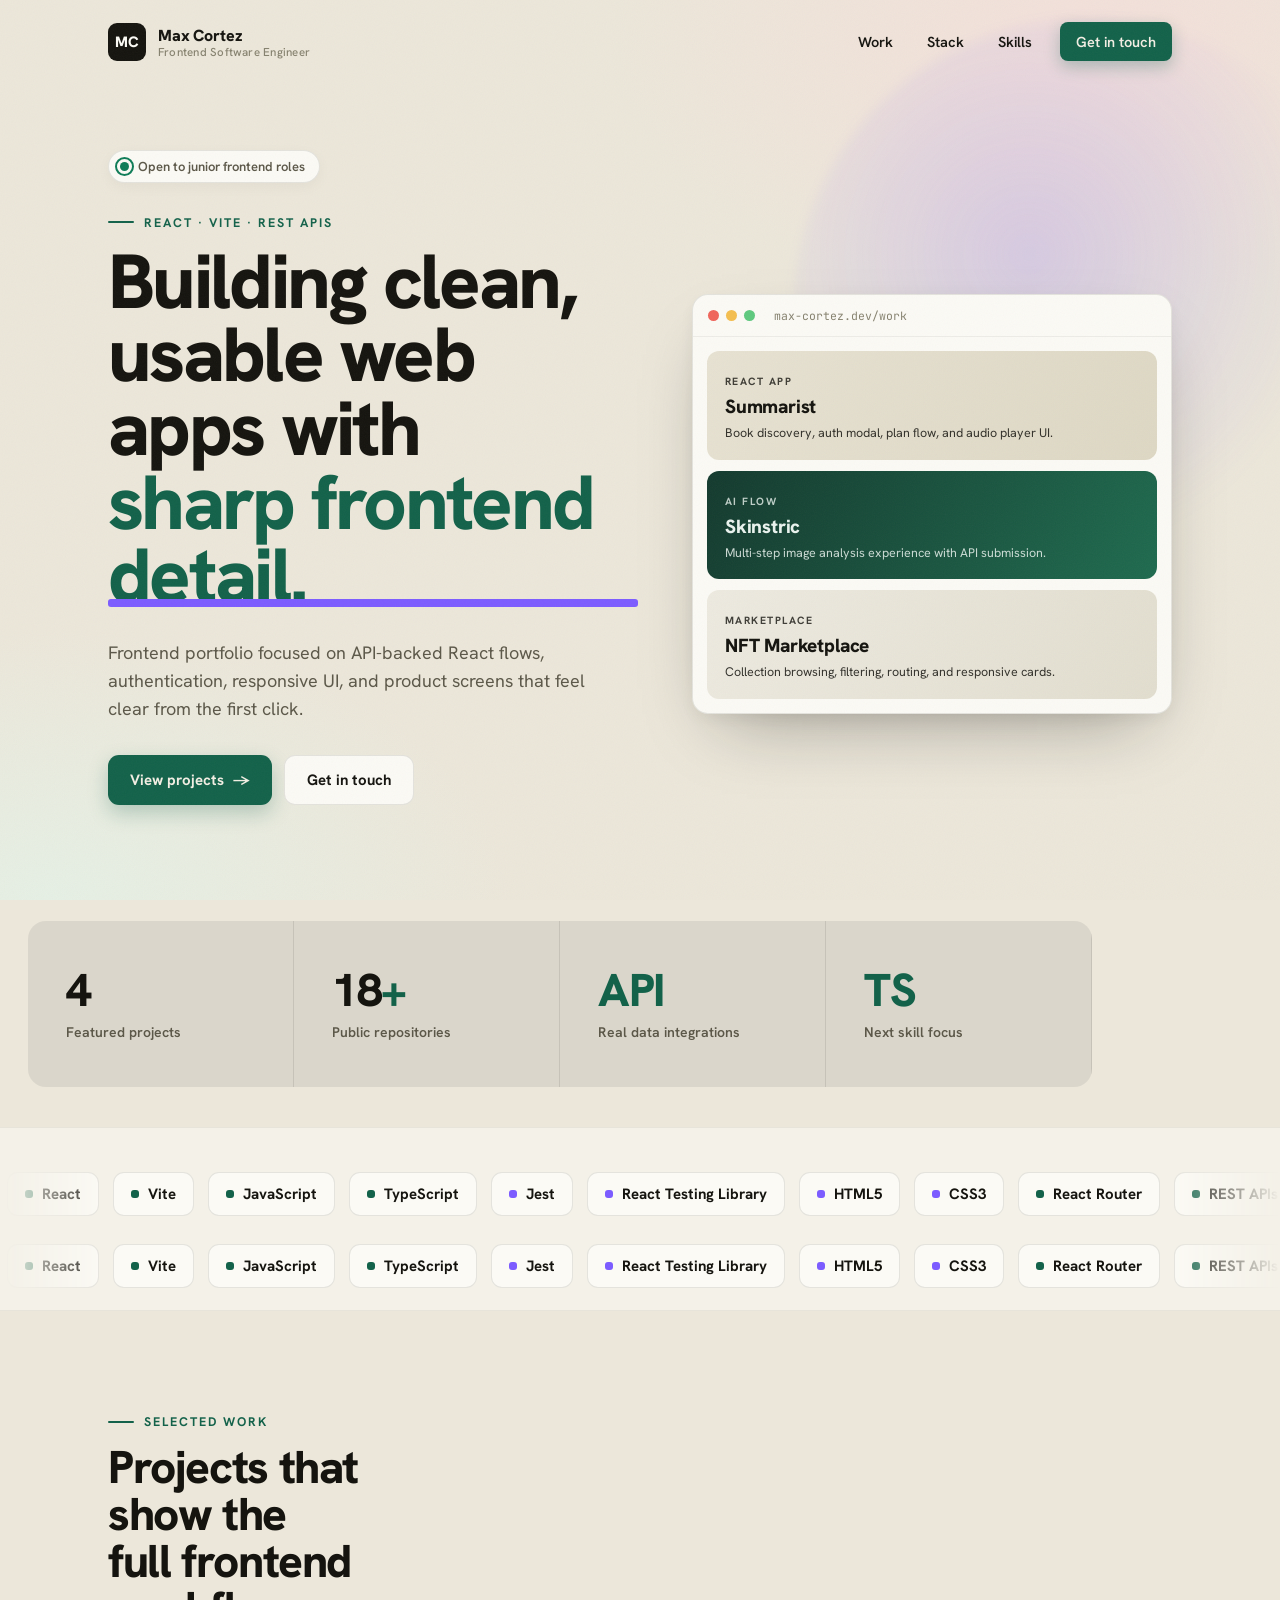
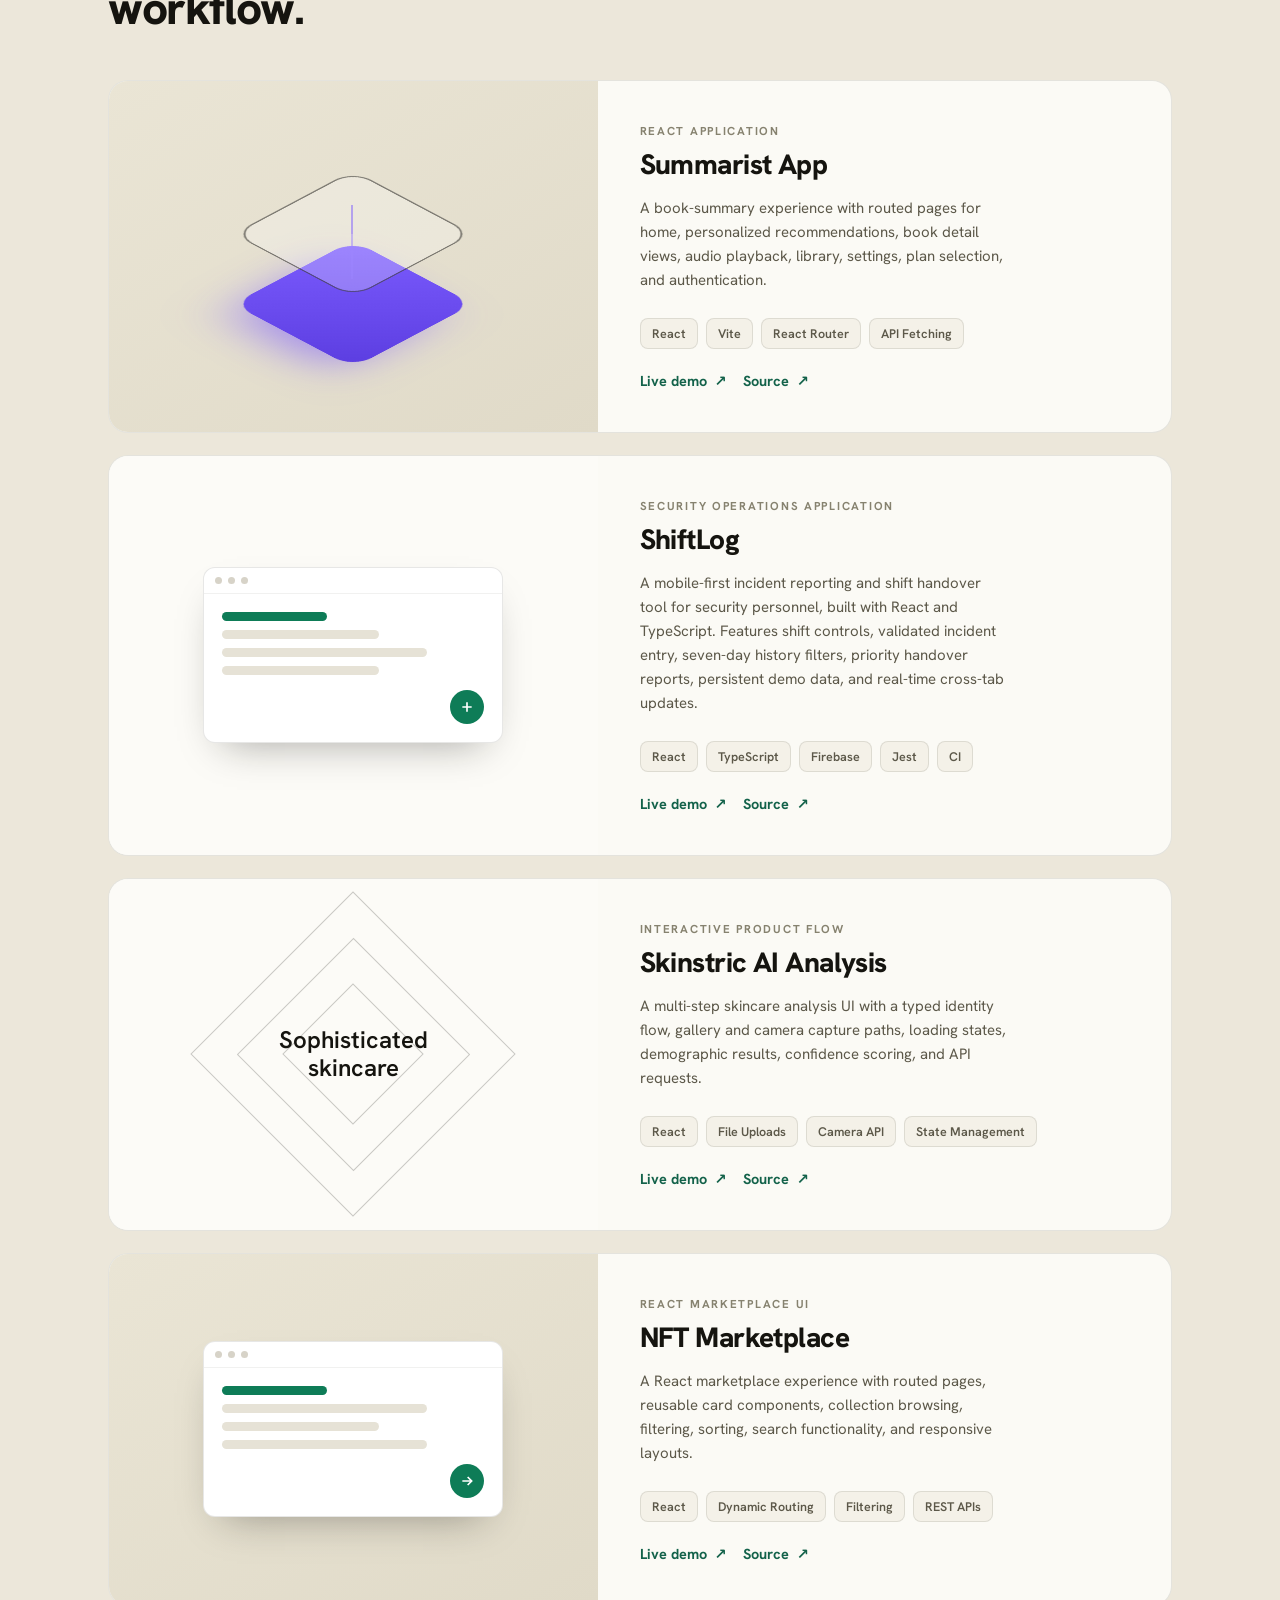
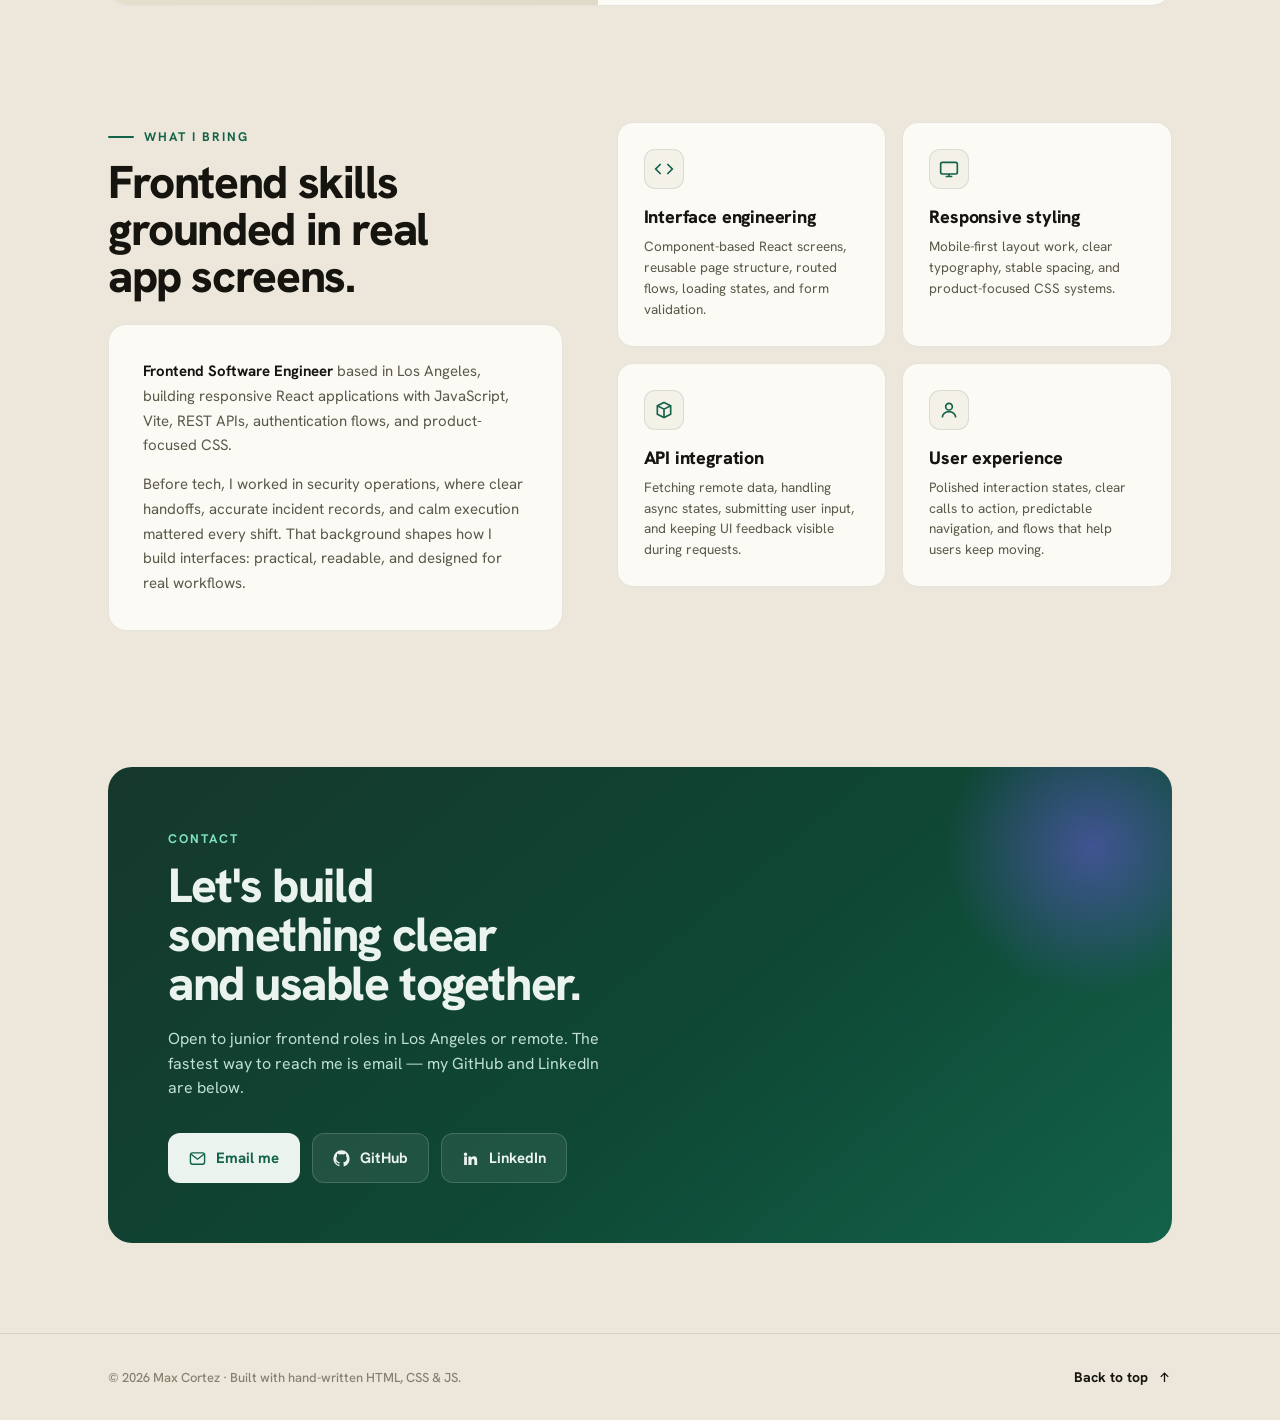
<file: index.html>
<!DOCTYPE html>
<html lang="en">
<head>
<meta charset="UTF-8" />
<meta name="viewport" content="width=device-width, initial-scale=1.0" />
<title>Max Cortez — Frontend Software Engineer</title>
<link rel="preconnect" href="https://fonts.googleapis.com" />
<link rel="preconnect" href="https://fonts.gstatic.com" crossorigin />
<link href="https://fonts.googleapis.com/css2?family=Hanken+Grotesk:ital,wght@0,300;0,400;0,500;0,600;0,700;0,800;0,900;1,400&family=JetBrains+Mono:wght@400;500;600&display=swap" rel="stylesheet" />
<style>
  :root{
    --bg:#ECE7DA;
    --bg-warm:#F3E0DA;        /* peach tint for hero glow */
    --card:#FBFAF5;
    --card-2:#F4F1E8;
    --ink:#15140F;
    --ink-2:#54514633;
    --muted:#5C5849;
    --muted-2:#86826F;
    --green:#13624A;
    --green-bright:#0E7C57;
    --violet:#7C5CFF;
    --violet-deep:#5B3DE0;
    --panel:#DAD6CB;
    --line:rgba(20,19,15,0.10);
    --line-soft:rgba(20,19,15,0.06);
    --maxw:1120px;
    --ease:cubic-bezier(.2,.7,.2,1);
  }

  *{box-sizing:border-box;}
  html{scroll-behavior:smooth;}
  body{
    margin:0;
    font-family:"Hanken Grotesk",system-ui,sans-serif;
    color:var(--ink);
    background:var(--bg);
    -webkit-font-smoothing:antialiased;
    text-rendering:optimizeLegibility;
    overflow-x:hidden;
  }
  ::selection{background:var(--green);color:#F3EFE4;}

  /* soft warm gradient field over whole page */
  .field{
    position:fixed;inset:0;z-index:-2;pointer-events:none;
    background:
      radial-gradient(70% 55% at 86% 4%, var(--bg-warm) 0%, rgba(243,224,218,0) 55%),
      radial-gradient(60% 50% at 4% 100%, #E6F0E5 0%, rgba(230,240,229,0) 60%),
      var(--bg);
  }
  /* drifting violet blob */
  .blob{
    position:fixed;z-index:-1;pointer-events:none;
    width:46vw;height:46vw;max-width:680px;max-height:680px;
    right:-8vw;top:2vh;border-radius:50%;
    background:radial-gradient(circle at 40% 40%, rgba(124,92,255,.20), rgba(124,92,255,0) 62%);
    filter:blur(6px);
    animation:blobDrift 22s var(--ease) infinite alternate;
  }
  @keyframes blobDrift{
    0%{transform:translate(0,0) scale(1);}
    100%{transform:translate(-6vw,7vh) scale(1.12);}
  }
  /* grain */
  .grain{
    position:fixed;inset:0;z-index:9990;pointer-events:none;opacity:.04;
    background-image:url("data:image/svg+xml,%3Csvg xmlns='http://www.w3.org/2000/svg' width='160' height='160'%3E%3Cfilter id='n'%3E%3CfeTurbulence type='fractalNoise' baseFrequency='0.9' numOctaves='2'/%3E%3C/filter%3E%3Crect width='100%25' height='100%25' filter='url(%23n)'/%3E%3C/svg%3E");
  }

  /* scroll progress */
  .progress{
    position:fixed;top:0;left:0;height:3px;width:0%;z-index:10000;
    background:linear-gradient(90deg,var(--green),var(--violet));
    transition:width .08s linear;
  }

  .wrap{max-width:var(--maxw);margin:0 auto;padding:0 28px;}

  /* ===================== NAV ===================== */
  header.nav{
    position:fixed;top:0;left:0;right:0;z-index:9000;
    transition:background .4s var(--ease), box-shadow .4s var(--ease), padding .35s var(--ease);
    padding:22px 0;
  }
  header.nav.solid{
    background:rgba(236,231,218,.78);
    backdrop-filter:blur(14px);
    box-shadow:0 1px 0 var(--line);
    padding:13px 0;
  }
  .nav-inner{display:flex;align-items:center;justify-content:space-between;}
  .brand{display:flex;align-items:center;gap:12px;text-decoration:none;color:var(--ink);}
  .mono-badge{
    width:38px;height:38px;border-radius:9px;background:var(--ink);color:var(--card);
    display:grid;place-items:center;font-weight:800;letter-spacing:.02em;font-size:15px;
    transition:transform .5s var(--ease), background .4s var(--ease);
  }
  .brand:hover .mono-badge{transform:rotate(-8deg) scale(1.05);background:var(--green);}
  .brand-name{font-weight:800;font-size:16px;letter-spacing:-.01em;}
  .brand-name small{display:block;font-weight:500;font-size:11.5px;color:var(--muted-2);letter-spacing:.02em;margin-top:-2px;}
  nav.links{display:flex;gap:6px;align-items:center;}
  nav.links a{
    text-decoration:none;color:var(--ink);font-weight:600;font-size:14.5px;
    padding:9px 14px;border-radius:8px;position:relative;transition:color .25s;
  }
  nav.links a::after{
    content:"";position:absolute;left:14px;right:14px;bottom:6px;height:2px;
    background:var(--green);transform:scaleX(0);transform-origin:left;
    transition:transform .35s var(--ease);
  }
  nav.links a:hover{color:var(--green);}
  nav.links a:hover::after{transform:scaleX(1);}
  .nav-cta{
    margin-left:8px;background:var(--green);color:#F3EFE4 !important;
    padding:10px 16px !important;border-radius:9px;
    box-shadow:0 6px 16px rgba(19,98,74,.28);
    transition:transform .3s var(--ease), box-shadow .3s var(--ease), background .3s !important;
  }
  .nav-cta::after{display:none;}
  .nav-cta:hover{transform:translateY(-2px);background:var(--green-bright)!important;box-shadow:0 10px 22px rgba(19,98,74,.34);}
  .menu-btn{display:none;}

  /* ===================== HERO ===================== */
  .hero{padding:150px 0 40px;}
  .hero-grid{display:grid;grid-template-columns:1.05fr .95fr;gap:54px;align-items:center;}
  .eyebrow{
    display:inline-flex;align-items:center;gap:10px;
    font-size:12.5px;font-weight:700;letter-spacing:.16em;text-transform:uppercase;color:var(--green);
  }
  .eyebrow .ln{width:26px;height:2px;background:var(--green);border-radius:2px;
    transform-origin:left;animation:drawLine 1s var(--ease) .2s both;}
  @keyframes drawLine{from{transform:scaleX(0);}to{transform:scaleX(1);}}

  .availability{
    display:inline-flex;align-items:center;gap:9px;margin-bottom:24px;
    background:var(--card);border:1px solid var(--line);border-radius:999px;
    padding:7px 14px 7px 11px;font-size:13px;font-weight:600;color:var(--muted);
    box-shadow:0 4px 14px rgba(20,19,15,.04);
  }
  .dot{width:9px;height:9px;border-radius:50%;background:var(--green-bright);position:relative;}
  .dot::after{content:"";position:absolute;inset:-5px;border-radius:50%;border:2px solid var(--green-bright);
    animation:ping 1.8s var(--ease) infinite;}
  @keyframes ping{0%{transform:scale(.6);opacity:.8;}100%{transform:scale(1.8);opacity:0;}}

  h1.display{
    font-size:clamp(44px,6vw,78px);
    line-height:.96;letter-spacing:-.035em;font-weight:800;margin:14px 0 0;
    text-wrap:balance;
  }
  h1.display .swap{position:relative;display:inline-block;color:var(--green);}
  h1.display .swap::after{
    content:"";position:absolute;left:0;right:0;bottom:.08em;height:.10em;border-radius:3px;
    background:var(--violet);transform:scaleX(0);transform-origin:left;
    animation:drawLine 1s var(--ease) 1s both;
  }
  .hero-sub{
    margin:26px 0 0;max-width:480px;font-size:18px;line-height:1.55;color:var(--muted);
  }
  .hero-cta{display:flex;gap:12px;margin-top:32px;flex-wrap:wrap;}
  .btn{
    border:none;cursor:pointer;text-decoration:none;font-family:inherit;
    font-weight:700;font-size:15px;padding:14px 22px;border-radius:11px;
    display:inline-flex;align-items:center;gap:9px;transition:transform .3s var(--ease),box-shadow .3s var(--ease),background .3s;
  }
  .btn-primary{background:var(--green);color:#F3EFE4;box-shadow:0 8px 20px rgba(19,98,74,.26);}
  .btn-primary:hover{transform:translateY(-3px);background:var(--green-bright);box-shadow:0 14px 28px rgba(19,98,74,.32);}
  .btn-ghost{background:var(--card);color:var(--ink);border:1px solid var(--line);}
  .btn-ghost:hover{transform:translateY(-3px);box-shadow:0 12px 24px rgba(20,19,15,.08);border-color:var(--ink-2);}
  .btn .arr{transition:transform .3s var(--ease);}
  .btn:hover .arr{transform:translateX(4px);}

  .meta-row{display:flex;gap:26px;margin-top:34px;flex-wrap:wrap;}
  .meta-row .m{font-size:13.5px;color:var(--muted-2);display:flex;align-items:center;gap:8px;font-weight:600;}
  .meta-row svg{opacity:.7;}

  /* preview window */
  .preview-stage{perspective:1400px;}
  .window{
    background:var(--card);border-radius:16px;border:1px solid var(--line);
    box-shadow:0 30px 70px -30px rgba(20,19,15,.40), 0 6px 18px rgba(20,19,15,.06);
    overflow:hidden;will-change:transform;transition:transform .25s var(--ease);
    animation:floaty 7s ease-in-out infinite;
  }
  @keyframes floaty{0%,100%{transform:translateY(0);}50%{transform:translateY(-12px);}}
  .win-bar{display:flex;align-items:center;gap:7px;padding:13px 15px;border-bottom:1px solid var(--line-soft);}
  .win-bar i{width:11px;height:11px;border-radius:50%;display:block;}
  .win-bar i:nth-child(1){background:#F0655B;}
  .win-bar i:nth-child(2){background:#F4BE4F;}
  .win-bar i:nth-child(3){background:#5FC97E;}
  .win-bar .url{margin-left:12px;font-family:"JetBrains Mono",monospace;font-size:11.5px;color:var(--muted-2);}
  .win-body{padding:14px;display:flex;flex-direction:column;gap:11px;}
  .prow{
    position:relative;border-radius:12px;padding:18px;overflow:hidden;cursor:default;
    transition:transform .35s var(--ease), box-shadow .35s var(--ease);
  }
  .prow:hover{transform:translateX(6px);}
  .prow .tag{font-size:10.5px;font-weight:700;letter-spacing:.14em;text-transform:uppercase;opacity:.8;}
  .prow h4{margin:4px 0 5px;font-size:19px;font-weight:800;letter-spacing:-.01em;}
  .prow p{margin:0;font-size:12.5px;line-height:1.4;opacity:.85;}
  .prow.a{background:linear-gradient(120deg,#E7E2D2,#DED8C4);color:var(--ink);}
  .prow.b{background:linear-gradient(120deg,#143A2E,#1F6B4F);color:#EAF3EE;}
  .prow.c{background:linear-gradient(120deg,#EDEAE0,#E2DECF);color:var(--ink);}
  .prow .shine{position:absolute;top:0;left:-60%;width:50%;height:100%;
    background:linear-gradient(100deg,transparent,rgba(255,255,255,.45),transparent);
    transform:skewX(-18deg);transition:left .6s var(--ease);}
  .prow:hover .shine{left:130%;}

  /* ===================== STATS ===================== */
  .stats-band{margin:64px 0 0;}
  .stats{
    background:var(--panel);border-radius:18px;padding:46px 0;
    display:grid;grid-template-columns:repeat(4,1fr);position:relative;overflow:hidden;
  }
  .stats::before{content:"";position:absolute;inset:0;background:
    repeating-linear-gradient(90deg,transparent 0 calc(25% - 1px),var(--line) calc(25% - 1px) 25%);
    pointer-events:none;}
  .stat{padding:0 38px;}
  .stat .num{font-size:46px;font-weight:800;letter-spacing:-.03em;line-height:1;}
  .stat .lbl{margin-top:10px;font-size:14px;font-weight:600;color:var(--muted);}
  .stat .num .u{color:var(--green);}

  /* ===================== SECTION HEADER ===================== */
  section{position:relative;}
  .sec-pad{padding:96px 0;}
  .sec-head{margin-bottom:48px;}
  .sec-head h2{
    font-size:clamp(30px,4vw,46px);line-height:1.02;letter-spacing:-.03em;font-weight:800;margin:14px 0 0;max-width:14ch;text-wrap:balance;
  }

  /* ===================== MARQUEE ===================== */
  .marquee-sec{padding:30px 0 8px;border-top:1px solid var(--line-soft);border-bottom:1px solid var(--line-soft);
    background:linear-gradient(var(--card-2),var(--card-2));}
  .marquee{display:flex;gap:0;overflow:hidden;mask-image:linear-gradient(90deg,transparent,#000 9%,#000 91%,transparent);}
  .mtrack{display:flex;gap:14px;padding:14px 7px;flex:0 0 auto;animation:scrollX 34s linear infinite;}
  .mtrack.rev{animation-direction:reverse;animation-duration:42s;}
  .marquee:hover .mtrack{animation-play-state:paused;}
  @keyframes scrollX{from{transform:translateX(0);}to{transform:translateX(-50%);}}
  .chip{
    flex:0 0 auto;display:inline-flex;align-items:center;gap:9px;white-space:nowrap;
    border:1px solid var(--line);background:var(--card);border-radius:11px;
    padding:11px 17px;font-weight:700;font-size:15px;color:var(--ink);
    transition:transform .3s var(--ease),border-color .3s,color .3s;
  }
  .chip:hover{transform:translateY(-3px);border-color:var(--green);color:var(--green);}
  .chip .gd{width:8px;height:8px;border-radius:3px;background:var(--green);}
  .chip .vd{background:var(--violet);}

  /* ===================== WORK CARDS ===================== */
  .work-list{display:flex;flex-direction:column;gap:22px;}
  .proj{
    display:grid;grid-template-columns:.92fr 1.08fr;gap:0;
    background:var(--card);border:1px solid var(--line);border-radius:20px;overflow:hidden;
    transition:transform .4s var(--ease),box-shadow .4s var(--ease),border-color .4s;
  }
  .proj:hover{transform:translateY(-6px);box-shadow:0 28px 56px -30px rgba(20,19,15,.34);border-color:var(--ink-2);}
  .proj .visual{position:relative;min-height:330px;display:grid;place-items:center;overflow:hidden;}
  .proj .visual.cream{background:linear-gradient(150deg,#EAE5D5,#E0DAC8);}
  .proj .visual.white{background:#FCFBF7;}
  .proj .info{padding:42px;display:flex;flex-direction:column;}
  .proj .kicker{font-size:11.5px;font-weight:700;letter-spacing:.15em;text-transform:uppercase;color:var(--muted-2);}
  .proj .info h3{font-size:28px;font-weight:800;letter-spacing:-.02em;margin:8px 0 14px;}
  .proj .info p{margin:0;font-size:15px;line-height:1.6;color:var(--muted);max-width:46ch;}
  .tags{display:flex;flex-wrap:wrap;gap:8px;margin-top:auto;padding-top:26px;}
  .tags span{font-size:12.5px;font-weight:600;color:var(--muted);background:var(--card-2);
    border:1px solid var(--line);border-radius:8px;padding:6px 11px;transition:.3s var(--ease);}
  .proj:hover .tags span{border-color:var(--green);color:var(--green);}
  .src{margin-top:22px;display:inline-flex;align-items:center;gap:8px;color:var(--green);
    font-weight:700;font-size:14.5px;text-decoration:none;width:fit-content;}
  .src .arr{transition:transform .3s var(--ease);}
  .src:hover .arr{transform:translate(3px,-3px);}
  .project-links{display:flex;gap:16px;flex-wrap:wrap;margin-top:22px;}
  .project-links .src{margin-top:0;}

  /* violet isometric cube */
  .cube{position:relative;width:230px;height:230px;transform-style:preserve-3d;
    animation:cubeFloat 6s ease-in-out infinite;}
  @keyframes cubeFloat{0%,100%{transform:translateY(0) rotate(0);}50%{transform:translateY(-14px);}}
  .cube .face{position:absolute;width:170px;height:170px;border-radius:26px;left:30px;}
  .cube .top{top:8px;border:2px solid rgba(20,19,15,.5);background:rgba(255,255,255,.25);
    transform:rotateX(58deg) rotateZ(45deg);}
  .cube .bottom{top:78px;background:linear-gradient(135deg,var(--violet),var(--violet-deep));
    transform:rotateX(58deg) rotateZ(45deg);box-shadow:0 30px 60px -10px rgba(124,92,255,.6);}
  .cube .pillar{position:absolute;left:113px;top:64px;width:2px;height:74px;background:var(--violet);opacity:.5;}

  /* diamond skincare */
  .diamond{position:relative;width:260px;height:260px;display:grid;place-items:center;}
  .diamond .d{position:absolute;border:1px solid rgba(20,19,15,.22);transform:rotate(45deg);}
  .diamond .d1{width:230px;height:230px;animation:spin 26s linear infinite;}
  .diamond .d2{width:165px;height:165px;animation:spin 20s linear infinite reverse;}
  .diamond .d3{width:100px;height:100px;animation:spin 14s linear infinite;}
  @keyframes spin{to{transform:rotate(405deg);}}
  .diamond .label{position:relative;text-align:center;font-size:24px;font-weight:600;line-height:1.2;color:var(--ink);}

  /* mini browser */
  .mini{width:78%;max-width:300px;background:#fff;border-radius:12px;border:1px solid var(--line);
    box-shadow:0 18px 40px -20px rgba(20,19,15,.4);overflow:hidden;}
  .mini .bar{display:flex;align-items:center;gap:6px;padding:9px 11px;border-bottom:1px solid var(--line-soft);}
  .mini .bar i{width:7px;height:7px;border-radius:50%;background:#D7D3C8;}
  .mini .pg{padding:18px;display:flex;flex-direction:column;gap:9px;}
  .mini .ln{height:9px;border-radius:5px;background:#E6E2D6;}
  .mini .ln.g{background:var(--green-bright);width:40%;}
  .mini .ln.s{width:78%;}.mini .ln.s2{width:60%;}
  .mini .fab{align-self:flex-end;width:34px;height:34px;border-radius:50%;background:var(--green-bright);
    display:grid;place-items:center;color:#fff;margin-top:6px;animation:floaty 4s ease-in-out infinite;}

  /* ===================== SKILLS + ABOUT ===================== */
  .bring{display:grid;grid-template-columns:.9fr 1.1fr;gap:54px;align-items:start;}
  .skill-grid{display:grid;grid-template-columns:1fr 1fr;gap:16px;}
  .skill{
    background:var(--card);border:1px solid var(--line);border-radius:16px;padding:26px;
    transition:transform .35s var(--ease),box-shadow .35s var(--ease),border-color .35s;position:relative;overflow:hidden;
  }
  .skill::before{content:"";position:absolute;left:0;top:0;bottom:0;width:3px;background:var(--green);
    transform:scaleY(0);transform-origin:top;transition:transform .4s var(--ease);}
  .skill:hover{transform:translateY(-5px);box-shadow:0 20px 40px -24px rgba(20,19,15,.3);border-color:var(--ink-2);}
  .skill:hover::before{transform:scaleY(1);}
  .skill .ic{width:40px;height:40px;border-radius:11px;background:var(--card-2);border:1px solid var(--line);
    display:grid;place-items:center;color:var(--green);margin-bottom:16px;}
  .skill h4{margin:0 0 8px;font-size:18px;font-weight:800;letter-spacing:-.01em;}
  .skill p{margin:0;font-size:13.5px;line-height:1.55;color:var(--muted);}

  .about-card{background:var(--card);border:1px solid var(--line);border-radius:18px;padding:34px;margin-top:18px;}
  .about-card p{margin:0 0 14px;font-size:15px;line-height:1.65;color:var(--muted);}
  .about-card p:last-child{margin-bottom:0;}
  .about-card strong{color:var(--ink);font-weight:700;}

  /* ===================== CONTACT ===================== */
  .contact-sec{padding:40px 0 90px;}
  .contact{
    background:linear-gradient(140deg,#16382C,#0E4734 55%,#13624A);color:#EAF3EE;
    border-radius:24px;padding:60px;position:relative;overflow:hidden;
  }
  .contact::after{content:"";position:absolute;right:-80px;top:-80px;width:320px;height:320px;border-radius:50%;
    background:radial-gradient(circle,rgba(124,92,255,.45),transparent 65%);}
  .contact .kick{font-size:12.5px;font-weight:700;letter-spacing:.16em;text-transform:uppercase;color:#7FE3BE;}
  .contact h2{font-size:clamp(30px,4vw,48px);font-weight:800;letter-spacing:-.03em;line-height:1.02;margin:14px 0 0;max-width:16ch;text-wrap:balance;position:relative;z-index:1;}
  .contact p{margin:18px 0 0;font-size:16px;line-height:1.55;color:#BFE0D2;max-width:48ch;position:relative;z-index:1;}
  .contact-links{display:flex;gap:12px;margin-top:32px;flex-wrap:wrap;position:relative;z-index:1;}
  .clink{
    display:inline-flex;align-items:center;gap:10px;text-decoration:none;
    background:rgba(255,255,255,.08);border:1px solid rgba(255,255,255,.16);border-radius:12px;
    padding:14px 20px;color:#EAF3EE;font-weight:700;font-size:15px;
    transition:transform .3s var(--ease),background .3s,border-color .3s;
  }
  .clink:hover{transform:translateY(-3px);background:rgba(255,255,255,.16);border-color:rgba(255,255,255,.35);}
  .clink.primary{background:#EAF3EE;color:#13624A;}
  .clink.primary:hover{background:#fff;}

  /* ===================== FOOTER ===================== */
  footer{border-top:1px solid var(--line);padding:34px 0;}
  .foot{display:flex;align-items:center;justify-content:space-between;flex-wrap:wrap;gap:16px;}
  .foot small{color:var(--muted-2);font-size:13px;font-weight:500;}
  .totop{display:inline-flex;align-items:center;gap:9px;color:var(--ink);text-decoration:none;font-weight:700;font-size:14px;
    transition:gap .3s var(--ease);}
  .totop:hover{gap:13px;color:var(--green);}

  /* ===================== REVEAL ===================== */
  .reveal{opacity:0;transform:translateY(26px);transition:opacity .8s var(--ease),transform .8s var(--ease);}
  .reveal.in{opacity:1;transform:none;}
  .reveal.d1{transition-delay:.08s;}
  .reveal.d2{transition-delay:.16s;}
  .reveal.d3{transition-delay:.24s;}
  .reveal.d4{transition-delay:.32s;}
  @media (prefers-reduced-motion:reduce){
    *{animation:none!important;}
    .reveal{opacity:1;transform:none;}
  }

  /* ===================== RESPONSIVE ===================== */
  @media (max-width:900px){
    .hero-grid{grid-template-columns:1fr;gap:40px;}
    .bring{grid-template-columns:1fr;gap:32px;}
    .proj{grid-template-columns:1fr;}
    .proj .visual{min-height:240px;}
    .proj .info{padding:30px;}
    .stats{grid-template-columns:repeat(2,1fr);}
    .stats::before{display:none;}
    nav.links{display:none;}
    .hero{padding:120px 0 20px;}
  }
  @media (max-width:560px){
    .stats{grid-template-columns:1fr;gap:28px;padding:36px 0;}
    .stats::before{display:none;}
    .stat{padding:0 28px;}
    .skill-grid{grid-template-columns:1fr;}
    .contact{padding:36px 26px;}
    .sec-pad{padding:64px 0;}
  }
</style>
</head>
<body>
<div class="field"></div>
<div class="blob"></div>
<div class="grain"></div>
<div class="progress" id="progress"></div>

<!-- NAV -->
<header class="nav" id="nav">
  <div class="wrap nav-inner">
    <a class="brand" href="#top">
      <span class="mono-badge">MC</span>
      <span class="brand-name">Max Cortez<small>Frontend Software Engineer</small></span>
    </a>
    <nav class="links">
      <a href="#work">Work</a>
      <a href="#stack">Stack</a>
      <a href="#skills">Skills</a>
      <a href="#contact" class="nav-cta">Get in touch</a>
    </nav>
  </div>
</header>

<!-- HERO -->
<section class="hero" id="top">
  <div class="wrap hero-grid">
    <div class="hero-copy">
      <span class="availability reveal"><span class="dot"></span>Open to junior frontend roles</span>
      <div class="reveal d1"><span class="eyebrow"><span class="ln"></span>React · Vite · REST APIs</span></div>
      <h1 class="display reveal d1">Building clean, usable web apps with <span class="swap">sharp frontend detail.</span></h1>
      <p class="hero-sub reveal d2">Frontend portfolio focused on API-backed React flows, authentication, responsive UI, and product screens that feel clear from the first click.</p>
      <div class="hero-cta reveal d3">
        <a href="#work" class="btn btn-primary">View projects <span class="arr">→</span></a>
        <a href="#contact" class="btn btn-ghost">Get in touch</a>
      </div>
      <div class="meta-row reveal d4">
        <span class="m"><svg width="15" height="15" viewBox="0 0 24 24" fill="none" stroke="currentColor" stroke-width="2"><path d="M12 21s-7-5.5-7-11a7 7 0 0 1 14 0c0 5.5-7 11-7 11Z"/><circle cx="12" cy="10" r="2.5"/></svg>Los Angeles, CA</span>
        <span class="m"><svg width="15" height="15" viewBox="0 0 24 24" fill="none" stroke="currentColor" stroke-width="2"><rect x="3" y="3" width="18" height="18" rx="4"/><path d="M8 8v8M8 8l4 5 4-5v8"/></svg>github.com/Admiral-Kizaru</span>
      </div>
    </div>

    <div class="preview-stage">
      <div class="window" id="win">
        <div class="win-bar">
          <i></i><i></i><i></i>
          <span class="url">max-cortez.dev/work</span>
        </div>
        <div class="win-body">
          <div class="prow a"><span class="shine"></span><span class="tag">React App</span><h4>Summarist</h4><p>Book discovery, auth modal, plan flow, and audio player UI.</p></div>
          <div class="prow b"><span class="shine"></span><span class="tag">AI Flow</span><h4>Skinstric</h4><p>Multi-step image analysis experience with API submission.</p></div>
          <div class="prow c"><span class="shine"></span><span class="tag">Marketplace</span><h4>NFT Marketplace</h4><p>Collection browsing, filtering, routing, and responsive cards.</p></div>
        </div>
      </div>
    </div>
  </div>

  <!-- STATS -->
  <div class="wrap stats-band">
    <div class="stats reveal">
      <div class="stat"><div class="num"><span class="count" data-to="4">0</span></div><div class="lbl">Featured projects</div></div>
      <div class="stat"><div class="num"><span class="count" data-to="18">0</span><span class="u">+</span></div><div class="lbl">Public repositories</div></div>
      <div class="stat"><div class="num"><span class="u">API</span></div><div class="lbl">Real data integrations</div></div>
      <div class="stat"><div class="num"><span class="u">TS</span></div><div class="lbl">Next skill focus</div></div>
    </div>
  </div>
</section>

<!-- MARQUEE -->
<section class="marquee-sec" id="stack">
  <div class="marquee">
    <div class="mtrack" id="track1"></div>
    <div class="mtrack" id="track1b"></div>
  </div>
  <div class="marquee">
    <div class="mtrack rev" id="track2"></div>
    <div class="mtrack rev" id="track2b"></div>
  </div>
</section>

<!-- WORK -->
<section class="sec-pad" id="work">
  <div class="wrap">
    <div class="sec-head reveal">
      <span class="eyebrow"><span class="ln"></span>Selected work</span>
      <h2>Projects that show the full frontend workflow.</h2>
    </div>

    <div class="work-list">
      <!-- 1 -->
      <article class="proj reveal">
        <div class="visual cream">
          <div class="cube">
            <div class="face top"></div>
            <div class="pillar"></div>
            <div class="face bottom"></div>
          </div>
        </div>
        <div class="info">
          <span class="kicker">React Application</span>
          <h3>Summarist App</h3>
          <p>A book-summary experience with routed pages for home, personalized recommendations, book detail views, audio playback, library, settings, plan selection, and authentication.</p>
          <div class="tags"><span>React</span><span>Vite</span><span>React Router</span><span>API Fetching</span></div>
          <div class="project-links">
            <a class="src" href="https://fes-virtual-internship-coral.vercel.app" target="_blank" rel="noopener">Live demo <span class="arr">↗</span></a>
            <a class="src" href="https://github.com/Admiral-Kizaru/FES-Virtual-Internship/tree/main/summarist-app" target="_blank" rel="noopener">Source <span class="arr">↗</span></a>
          </div>
        </div>
      </article>

      <!-- 4 -->
      <article class="proj reveal">
        <div class="visual white">
          <div class="mini">
            <div class="bar"><i></i><i></i><i></i></div>
            <div class="pg">
              <div class="ln g"></div>
              <div class="ln s2"></div>
              <div class="ln s"></div>
              <div class="ln s2"></div>
              <div class="fab"><svg width="16" height="16" viewBox="0 0 24 24" fill="none" stroke="currentColor" stroke-width="2.5"><path d="M12 5v14M5 12h14"/></svg></div>
            </div>
          </div>
        </div>
        <div class="info">
          <span class="kicker">Security Operations Application</span>
          <h3>ShiftLog</h3>
          <p>A mobile-first incident reporting and shift handover tool for security personnel, built with React and TypeScript. Features shift controls, validated incident entry, seven-day history filters, priority handover reports, persistent demo data, and real-time cross-tab updates.</p>
          <div class="tags"><span>React</span><span>TypeScript</span><span>Firebase</span><span>Jest</span><span>CI</span></div>
          <div class="project-links">
            <a class="src" href="https://admiral-kizaru.github.io/shiftlog/" target="_blank" rel="noopener">Live demo <span class="arr">↗</span></a>
            <a class="src" href="https://github.com/Admiral-Kizaru/FES-Virtual-Internship/tree/main/shiftlog-app" target="_blank" rel="noopener">Source <span class="arr">↗</span></a>
          </div>
        </div>
      </article>

      <!-- 2 -->
      <article class="proj reveal">
        <div class="visual white">
          <div class="diamond">
            <div class="d d1"></div><div class="d d2"></div><div class="d d3"></div>
            <div class="label">Sophisticated<br/>skincare</div>
          </div>
        </div>
        <div class="info">
          <span class="kicker">Interactive Product Flow</span>
          <h3>Skinstric AI Analysis</h3>
          <p>A multi-step skincare analysis UI with a typed identity flow, gallery and camera capture paths, loading states, demographic results, confidence scoring, and API requests.</p>
          <div class="tags"><span>React</span><span>File Uploads</span><span>Camera API</span><span>State Management</span></div>
          <div class="project-links">
            <a class="src" href="https://figma-ashy-psi.vercel.app" target="_blank" rel="noopener">Live demo <span class="arr">↗</span></a>
            <a class="src" href="https://github.com/Admiral-Kizaru/Figma" target="_blank" rel="noopener">Source <span class="arr">↗</span></a>
          </div>
        </div>
      </article>

      <!-- 3 -->
      <article class="proj reveal">
        <div class="visual cream">
          <div class="mini">
            <div class="bar"><i></i><i></i><i></i></div>
            <div class="pg">
              <div class="ln g"></div>
              <div class="ln s"></div>
              <div class="ln s2"></div>
              <div class="ln s"></div>
              <div class="fab"><svg width="16" height="16" viewBox="0 0 24 24" fill="none" stroke="currentColor" stroke-width="2.5"><path d="M5 12h14M13 6l6 6-6 6"/></svg></div>
            </div>
          </div>
        </div>
        <div class="info">
          <span class="kicker">React Marketplace UI</span>
          <h3>NFT Marketplace</h3>
          <p>A React marketplace experience with routed pages, reusable card components, collection browsing, filtering, sorting, search functionality, and responsive layouts.</p>
          <div class="tags"><span>React</span><span>Dynamic Routing</span><span>Filtering</span><span>REST APIs</span></div>
          <div class="project-links">
            <a class="src" href="https://max-internship-fawn.vercel.app" target="_blank" rel="noopener">Live demo <span class="arr">↗</span></a>
            <a class="src" href="https://github.com/Admiral-Kizaru/Max-internship" target="_blank" rel="noopener">Source <span class="arr">↗</span></a>
          </div>
        </div>
      </article>
    </div>
  </div>
</section>

<!-- SKILLS + ABOUT -->
<section class="sec-pad" id="skills" style="padding-top:20px;">
  <div class="wrap bring">
    <div>
      <div class="sec-head reveal" style="margin-bottom:24px;">
        <span class="eyebrow"><span class="ln"></span>What I bring</span>
        <h2>Frontend skills grounded in real app screens.</h2>
      </div>
      <div class="about-card reveal d1">
        <p><strong>Frontend Software Engineer</strong> based in Los Angeles, building responsive React applications with JavaScript, Vite, REST APIs, authentication flows, and product-focused CSS.</p>
        <p>Before tech, I worked in security operations, where clear handoffs, accurate incident records, and calm execution mattered every shift. That background shapes how I build interfaces: practical, readable, and designed for real workflows.</p>
      </div>
    </div>

    <div class="skill-grid">
      <div class="skill reveal d1">
        <div class="ic"><svg width="20" height="20" viewBox="0 0 24 24" fill="none" stroke="currentColor" stroke-width="2"><path d="M16 18l6-6-6-6M8 6l-6 6 6 6"/></svg></div>
        <h4>Interface engineering</h4>
        <p>Component-based React screens, reusable page structure, routed flows, loading states, and form validation.</p>
      </div>
      <div class="skill reveal d2">
        <div class="ic"><svg width="20" height="20" viewBox="0 0 24 24" fill="none" stroke="currentColor" stroke-width="2"><rect x="2" y="4" width="20" height="14" rx="2"/><path d="M8 21h8M12 18v3"/></svg></div>
        <h4>Responsive styling</h4>
        <p>Mobile-first layout work, clear typography, stable spacing, and product-focused CSS systems.</p>
      </div>
      <div class="skill reveal d2">
        <div class="ic"><svg width="20" height="20" viewBox="0 0 24 24" fill="none" stroke="currentColor" stroke-width="2"><path d="M4 7l8-4 8 4v10l-8 4-8-4z"/><path d="M4 7l8 4 8-4M12 11v10"/></svg></div>
        <h4>API integration</h4>
        <p>Fetching remote data, handling async states, submitting user input, and keeping UI feedback visible during requests.</p>
      </div>
      <div class="skill reveal d3">
        <div class="ic"><svg width="20" height="20" viewBox="0 0 24 24" fill="none" stroke="currentColor" stroke-width="2"><circle cx="12" cy="8" r="4"/><path d="M4 21c0-4 3.5-7 8-7s8 3 8 7"/></svg></div>
        <h4>User experience</h4>
        <p>Polished interaction states, clear calls to action, predictable navigation, and flows that help users keep moving.</p>
      </div>
    </div>
  </div>
</section>

<!-- CONTACT -->
<section class="contact-sec" id="contact">
  <div class="wrap">
    <div class="contact reveal">
      <span class="kick">Contact</span>
      <h2>Let's build something clear and usable together.</h2>
      <p>Open to junior frontend roles in Los Angeles or remote. The fastest way to reach me is email — my GitHub and LinkedIn are below.</p>
      <div class="contact-links">
        <a class="clink primary" href="mailto:admiralaramaki7@gmail.com">
          <svg width="17" height="17" viewBox="0 0 24 24" fill="none" stroke="currentColor" stroke-width="2"><rect x="2" y="4" width="20" height="16" rx="3"/><path d="m3 6 9 7 9-7"/></svg>Email me
        </a>
        <a class="clink" href="https://github.com/Admiral-Kizaru" target="_blank" rel="noopener">
          <svg width="17" height="17" viewBox="0 0 24 24" fill="currentColor"><path d="M12 .5A11.5 11.5 0 0 0 .5 12a11.5 11.5 0 0 0 7.86 10.92c.58.1.79-.25.79-.56v-2c-3.2.7-3.88-1.37-3.88-1.37-.53-1.34-1.3-1.7-1.3-1.7-1.05-.72.08-.7.08-.7 1.17.08 1.78 1.2 1.78 1.2 1.04 1.78 2.73 1.27 3.4.97.1-.75.4-1.27.73-1.56-2.56-.3-5.25-1.28-5.25-5.7 0-1.26.45-2.3 1.2-3.1-.12-.3-.52-1.48.1-3.08 0 0 .98-.31 3.2 1.18a11 11 0 0 1 5.83 0c2.22-1.5 3.2-1.18 3.2-1.18.62 1.6.22 2.78.1 3.08.75.8 1.2 1.84 1.2 3.1 0 4.43-2.7 5.4-5.27 5.69.42.36.78 1.07.78 2.16v3.2c0 .31.2.67.8.56A11.5 11.5 0 0 0 23.5 12 11.5 11.5 0 0 0 12 .5Z"/></svg>GitHub
        </a>
        <a class="clink" href="https://www.linkedin.com/in/max-cortez-b2a884346/" target="_blank" rel="noopener">
          <svg width="17" height="17" viewBox="0 0 24 24" fill="currentColor"><path d="M4.98 3.5a2.5 2.5 0 1 1 0 5 2.5 2.5 0 0 1 0-5ZM3 9h4v12H3zM9 9h3.8v1.7h.05c.53-1 1.83-2.05 3.77-2.05 4.03 0 4.78 2.65 4.78 6.1V21h-4v-5.4c0-1.3 0-2.95-1.8-2.95s-2.07 1.4-2.07 2.85V21H9z"/></svg>LinkedIn
        </a>
      </div>
    </div>
  </div>
</section>

<!-- FOOTER -->
<footer>
  <div class="wrap foot">
    <small>© 2026 Max Cortez · Built with hand-written HTML, CSS & JS.</small>
    <a class="totop" href="#top">Back to top <svg width="15" height="15" viewBox="0 0 24 24" fill="none" stroke="currentColor" stroke-width="2"><path d="M12 19V5M6 11l6-6 6 6"/></svg></a>
  </div>
</footer>

<script>
(function(){
  // ---- scroll progress + nav solid ----
  var nav=document.getElementById('nav'), prog=document.getElementById('progress');
  function onScroll(){
    var st=window.scrollY||document.documentElement.scrollTop;
    var h=document.documentElement.scrollHeight-window.innerHeight;
    prog.style.width=(h>0?(st/h*100):0)+'%';
    nav.classList.toggle('solid', st>30);
  }
  window.addEventListener('scroll',onScroll,{passive:true}); onScroll();

  // ---- reveal on scroll ----
  var io=new IntersectionObserver(function(ents){
    ents.forEach(function(e){ if(e.isIntersecting){ e.target.classList.add('in'); io.unobserve(e.target);} });
  },{threshold:.14, rootMargin:'0px 0px -8% 0px'});
  document.querySelectorAll('.reveal').forEach(function(el){io.observe(el);});

  // ---- count up ----
  var cio=new IntersectionObserver(function(ents){
    ents.forEach(function(e){
      if(!e.isIntersecting) return;
      var el=e.target, to=+el.dataset.to, t0=null, dur=1300;
      function step(ts){ if(!t0)t0=ts; var p=Math.min((ts-t0)/dur,1);
        var eased=1-Math.pow(1-p,3);
        el.textContent=Math.round(eased*to); if(p<1)requestAnimationFrame(step); }
      requestAnimationFrame(step); cio.unobserve(el);
    });
  },{threshold:.5});
  document.querySelectorAll('.count').forEach(function(el){cio.observe(el);});

  // ---- preview window mouse parallax ----
  var win=document.getElementById('win'), stage=win.closest('.preview-stage');
  if(window.matchMedia('(min-width:901px)').matches){
    stage.addEventListener('mousemove',function(ev){
      var r=stage.getBoundingClientRect();
      var x=(ev.clientX-r.left)/r.width-.5, y=(ev.clientY-r.top)/r.height-.5;
      win.style.transform='rotateY('+(x*9)+'deg) rotateX('+(-y*9)+'deg) translateZ(10px)';
    });
    stage.addEventListener('mouseleave',function(){ win.style.transform=''; });
  }

  // ---- marquee chips ----
  var stack=[
    ['React','g'],['Vite','g'],['JavaScript','g'],['TypeScript','g'],['Jest','v'],
    ['React Testing Library','v'],['HTML5','v'],['CSS3','v'],['React Router','g'],['REST APIs','g'],
    ['Firebase','v'],['Stripe','v'],['Google Cloud','g'],['Git & GitHub','v'],['Vercel','g'],
    ['Responsive Design','v'],['Authentication','v'],['GitHub Actions','g'],['npm','v']
  ];
  function fill(id){
    var t=document.getElementById(id); if(!t) return;
    var html='';
    stack.forEach(function(s){ html+='<span class="chip"><span class="gd '+(s[1]==='v'?'vd':'')+'"></span>'+s[0]+'</span>'; });
    t.innerHTML=html;
  }
  ['track1','track1b','track2','track2b'].forEach(fill);
})();
</script>
</body>
</html>
</file>
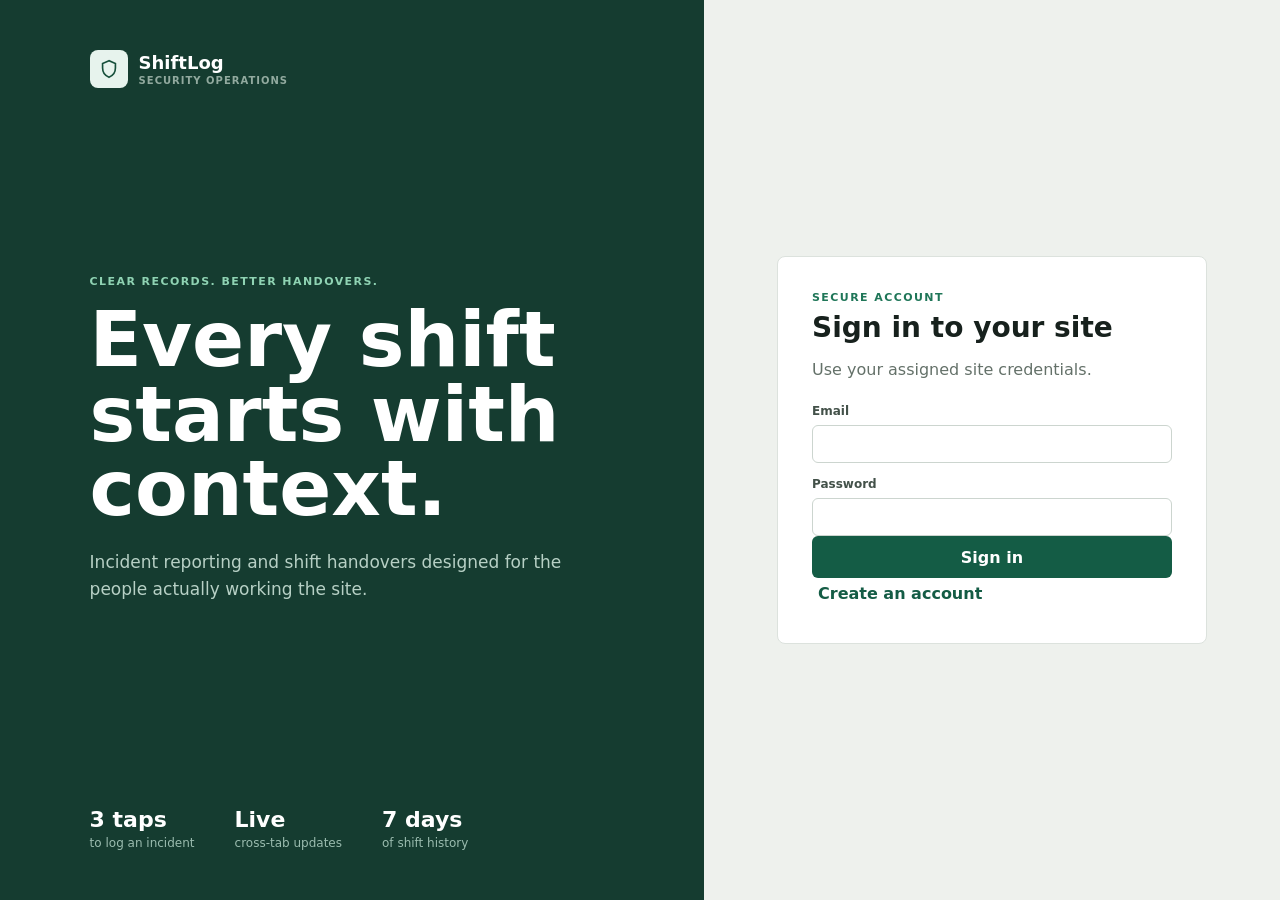
<file: shiftlog/index.html>
<!doctype html>
<html lang="en">
  <head>
    <meta charset="UTF-8" />
    <meta name="viewport" content="width=device-width, initial-scale=1.0" />
    <meta
      name="description"
      content="ShiftLog is a mobile-first incident reporting and shift handover tool for security teams."
    />
    <title>ShiftLog</title>
    <script type="module" crossorigin src="/shiftlog/assets/index-Blds1w59.js"></script>
    <link rel="stylesheet" crossorigin href="/shiftlog/assets/index-Bt0ENfRv.css">
  </head>
  <body>
    <div id="root"></div>
  </body>
</html>
</file>
<file: shiftlog/assets/index-Bt0ENfRv.css>
:root{color:#17211d;font-synthesis:none;--green:#145c45;--green-2:#1f7658;--ink:#17211d;--muted:#647169;--line:#dce2dd;--surface:#fff;--soft:#f5f7f4;--danger:#b9473e;--amber:#b47719;background:#eef1ed;font-family:Inter,ui-sans-serif,system-ui,-apple-system,BlinkMacSystemFont,Segoe UI,sans-serif}*{box-sizing:border-box}body{min-width:320px;margin:0}button,input,select,textarea{font:inherit}button{cursor:pointer}.icon{flex:none;width:20px;height:20px}.app-shell{grid-template-columns:238px 1fr;min-height:100vh;display:grid}.sidebar{color:#eef7f2;background:#132a22;flex-direction:column;height:100vh;padding:26px 18px 18px;display:flex;position:sticky;top:0}.brand{align-items:center;gap:11px;font-size:18px;font-weight:800;display:flex}.brand small{text-transform:uppercase;letter-spacing:.1em;color:#92aa9f;margin-top:2px;font-size:10px;display:block}.brand-mark{background:#2b8062;border-radius:8px;place-items:center;width:38px;height:38px;display:grid}.brand-mark .icon{width:22px;height:22px}.sidebar nav{gap:5px;margin-top:46px;display:grid}.nav-button{color:#b9cbc3;text-align:left;background:0 0;border:0;border-radius:6px;align-items:center;gap:12px;width:100%;height:44px;padding:0 12px;font-size:14px;font-weight:650;display:flex}.nav-button:hover,.nav-button.active{color:#fff;background:#234237}.nav-button.active{box-shadow:inset 3px 0 #70c79e}.nav-button b{color:#145c45;text-align:center;background:#c8eadb;border-radius:999px;min-width:22px;margin-left:auto;padding:3px 6px;font-size:11px}.sidebar-foot{margin-top:auto}.user-chip{color:#fff;text-align:left;background:0 0;border:0;border-top:1px solid #315046;grid-template-columns:auto 1fr auto;align-items:center;gap:10px;width:100%;padding:18px 4px 0;display:grid}.user-chip small{color:#8da69b;margin-top:2px;display:block}.avatar{color:#194c3a;background:#dcebe4;border-radius:50%;place-items:center;width:34px;height:34px;font-size:12px;font-weight:800;display:grid}.main{min-width:0}.topbar{border-bottom:1px solid var(--line);height:58px;color:var(--muted);z-index:10;-webkit-backdrop-filter:blur(12px);backdrop-filter:blur(12px);background:#ffffffd6;justify-content:space-between;align-items:center;padding:0 36px;font-size:12px;display:flex;position:sticky;top:0}.topbar>div{align-items:center;gap:8px;display:flex}.top-actions{gap:20px!important}.live-dot{background:#23a36d;border-radius:50%;width:8px;height:8px;box-shadow:0 0 0 4px #d9f2e6}.page{max-width:1220px;margin:0 auto;padding:42px 40px 64px}.page.narrow{max-width:920px}.page-heading{justify-content:space-between;align-items:flex-start;gap:30px;margin-bottom:30px;display:flex}.page-heading h1{letter-spacing:0;margin:5px 0 9px;font-size:34px;line-height:1.05}.page-heading p:not(.eyebrow){color:var(--muted);margin:0}.eyebrow{color:var(--green-2);text-transform:uppercase;letter-spacing:.13em;margin:0;font-size:11px;font-weight:800}.eyebrow.light{color:#8fd3b3}.primary,.danger,.light-button{border:0;border-radius:6px;justify-content:center;align-items:center;gap:8px;min-height:42px;padding:0 18px;font-weight:750;display:inline-flex}.primary{background:var(--green);color:#fff}.primary:hover{background:var(--green-2)}.primary:disabled{opacity:.45;cursor:not-allowed}.danger{color:#9c352e;background:#f4dfdc}.wide{width:100%}.text-button{color:var(--green);background:0 0;border:0;padding:6px;font-weight:750}.metrics{grid-template-columns:repeat(3,1fr);gap:14px;margin-bottom:18px;display:grid}.metrics article,.content-panel,.incident-form,.filters,.history-list,.handover-header{background:var(--surface);border:1px solid var(--line);border-radius:7px}.metrics article{flex-direction:column;min-height:138px;padding:20px;display:flex}.metrics span{color:var(--muted);font-size:12px;font-weight:700}.metrics strong{margin:15px 0 8px;font-size:29px}.metrics small{color:#7c8881}.status-active{color:#177149}.status-danger{color:var(--danger)}.dashboard-grid{grid-template-columns:minmax(0,1.65fr) minmax(260px,.75fr);gap:18px;display:grid}.content-panel{padding:23px}.panel-heading{justify-content:space-between;align-items:flex-start;margin-bottom:18px;display:flex}.panel-heading h2,.quick-panel h2{margin:5px 0 0;font-size:20px}.quick-panel{color:#fff;background:#174d3b;border-radius:7px;flex-direction:column;min-height:370px;padding:26px;display:flex}.quick-panel>p:not(.eyebrow){color:#b9d7ca;line-height:1.55}.light-button{color:#174d3b;background:#fff;width:100%;margin-top:10px}.handover-preview{border-top:1px solid #39705c;margin-top:auto;padding-top:20px}.handover-preview span{color:#9dc6b5;text-transform:uppercase;letter-spacing:.1em;margin-bottom:7px;font-size:11px;font-weight:800;display:block}.handover-preview strong{font-size:13px;line-height:1.45}.compact-list{display:grid}.incident-row{background:#fff;border-bottom:1px solid #e7ebe7;grid-template-columns:minmax(0,1fr) auto;gap:18px;padding:18px 16px 18px 20px;display:grid;position:relative}.incident-row:last-child{border-bottom:0}.incident-row.clickable{cursor:pointer}.incident-row.clickable:hover{background:#f8faf8}.severity-line{border-radius:3px;width:3px;position:absolute;top:18px;bottom:18px;left:0}.severity-line.low,.badge.low{background:#2f8a61}.severity-line.medium,.badge.medium{background:#c08724}.severity-line.high,.badge.high{background:#bd4941}.incident-title{flex-wrap:wrap;align-items:center;gap:9px;display:flex}.incident-title>span:last-child{color:var(--muted);font-size:12px}.badge{color:#fff;text-transform:uppercase;letter-spacing:.08em;border-radius:4px;padding:3px 7px;font-size:9px;font-weight:850}.incident-main p{color:#526058;margin:8px 0 0;font-size:13px;line-height:1.45}.incident-row time{color:#7b8780;white-space:nowrap;font-size:11px}.incident-details{border-top:1px dashed var(--line);grid-template-columns:repeat(3,1fr);gap:10px;margin-top:15px;padding-top:14px;display:grid}.incident-details span{color:var(--muted);font-size:12px}.incident-details strong{color:var(--ink);margin-bottom:4px;display:block}.incident-form{padding:28px}.form-section{border-bottom:1px solid var(--line);margin-bottom:25px;padding:0 0 26px}.form-section-head{gap:13px;margin-bottom:18px;display:flex}.form-section-head>span{width:27px;height:27px;color:var(--green);background:#e4eee8;border-radius:50%;place-items:center;font-size:10px;font-weight:800;display:grid}.form-section h2{margin:1px 0 4px;font-size:18px}.form-section p{color:var(--muted);margin:0;font-size:12px}.form-grid{grid-template-columns:1fr 1fr;gap:14px;display:grid}label{color:#435149;margin-top:14px;font-size:12px;font-weight:750;display:block}input,select,textarea{width:100%;color:var(--ink);background:#fff;border:1px solid #ccd5cf;border-radius:6px;outline:none;margin-top:7px;padding:11px 12px}input:focus,select:focus,textarea:focus{border-color:#43876d;box-shadow:0 0 0 3px #e2f0e9}textarea{resize:vertical;min-height:130px;line-height:1.5}label small{text-align:right;color:#88938d;margin-top:5px;display:block}.form-meta{background:#f4f7f4;border-radius:6px;grid-template-columns:repeat(3,1fr);gap:10px;margin-bottom:20px;padding:15px;display:grid}.form-meta span{color:var(--muted);font-size:12px}.form-meta strong{color:var(--ink);margin-bottom:4px;display:block}.error-box{color:#8f332d;background:#fff2f0;border:1px solid #e8c0bb;border-radius:6px;gap:12px;margin-bottom:16px;padding:14px;display:flex}.error-box div{gap:3px;display:grid}.error-box span{font-size:12px}.shift-pill,.record-count{border:1px solid var(--line);color:var(--muted);background:#fff;border-radius:999px;padding:7px 11px;font-size:11px;font-weight:800}.shift-pill.on{color:#176747;background:#e3f2ea;border-color:#c7e4d5}.filters{gap:12px;margin-bottom:14px;padding:14px 18px;display:flex}.filters label{min-width:170px;margin:0}.filters select{margin-top:5px}.history-list{overflow:hidden}.empty-state{text-align:center;color:var(--muted);padding:65px 20px}.empty-state .icon{width:32px;height:32px}.empty-state h2{color:var(--ink);margin:13px 0 5px}.handover-header{grid-template-columns:repeat(4,1fr);margin-bottom:14px;padding:20px;display:grid}.handover-header>div{border-right:1px solid var(--line);padding:0 18px}.handover-header>div:last-child{border-right:0}.handover-header span{color:var(--muted);text-transform:uppercase;letter-spacing:.08em;margin-bottom:6px;font-size:10px;font-weight:800;display:block}.handover-header strong{font-size:13px}.summary-callout{color:#164f3b;background:#e2eee8;border:1px solid #c7ded2;border-radius:7px;align-items:center;gap:14px;margin-bottom:16px;padding:18px;display:flex}.summary-callout span{text-transform:uppercase;letter-spacing:.08em;margin-bottom:4px;font-size:10px;font-weight:800;display:block}.handover-list{padding-bottom:10px}.login-page{grid-template-columns:1.1fr .9fr;min-height:100vh;display:grid}.login-intro{color:#fff;background:#153c30;flex-direction:column;justify-content:space-between;min-height:100vh;padding:50px clamp(34px,7vw,100px);display:flex}.brand.light .brand-mark{color:#164f3b;background:#e7f3ed}.login-intro h1{letter-spacing:0;max-width:600px;margin:15px 0 22px;font-size:clamp(48px,6vw,82px);line-height:.97}.login-intro>div>p:last-child{color:#b7d0c5;max-width:560px;font-size:17px;line-height:1.6}.login-stats{gap:40px;display:flex}.login-stats span{color:#9bbcaf;font-size:12px}.login-stats strong{color:#fff;margin-bottom:4px;font-size:22px;display:block}.login-panel{border:1px solid var(--line);background:#fff;border-radius:8px;align-self:center;width:min(430px,100% - 50px);margin:auto;padding:34px}.login-panel h2{margin:7px 0;font-size:28px}.login-panel>div>p:last-child{color:var(--muted);margin-bottom:25px}.demo-note{color:var(--muted);gap:8px;margin:18px 0 0;font-size:11px;line-height:1.4;display:flex}.toast{z-index:50;color:#fff;background:#173f32;border-radius:6px;align-items:center;gap:8px;padding:12px 16px;font-size:13px;display:flex;position:fixed;top:76px;right:28px;box-shadow:0 14px 30px #17211d33}@media (width<=900px){.app-shell{grid-template-columns:76px 1fr}.sidebar{padding:20px 10px}.brand>span:last-child,.nav-button span,.user-chip>span:nth-child(2),.nav-button b{display:none}.brand{justify-content:center}.nav-button{justify-content:center;padding:0}.sidebar nav{margin-top:35px}.user-chip{justify-content:center;display:flex}.user-chip .icon{display:none}.dashboard-grid,.login-page{grid-template-columns:1fr}.login-intro{min-height:auto;padding:32px}.login-intro h1{font-size:48px}.login-stats{display:none}.login-panel{margin:45px auto}}@media (width<=640px){.app-shell{display:block}.sidebar{z-index:20;width:auto;height:66px;padding:8px 12px;display:block;position:fixed;inset:auto 0 0}.sidebar>.brand,.sidebar-foot{display:none}.sidebar nav{grid-template-columns:repeat(4,1fr);margin:0;display:grid}.nav-button{height:50px}.main{padding-bottom:66px}.topbar{padding:0 18px}.top-actions span{display:none}.page{padding:28px 18px 45px}.page-heading{display:block}.page-heading>button,.page-heading>span{margin-top:18px}.page-heading h1{font-size:29px}.metrics{grid-template-columns:1fr}.metrics article{min-height:105px}.dashboard-grid{display:block}.quick-panel{min-height:310px;margin-top:14px}.form-grid,.form-meta,.incident-details,.handover-header{grid-template-columns:1fr}.incident-form{padding:20px}.form-meta{gap:14px}.filters{display:grid}.filters label{min-width:0}.incident-row{grid-template-columns:1fr}.incident-row time{margin-left:0}.handover-header>div{border-right:0;border-bottom:1px solid var(--line);padding:12px 5px}.handover-header>div:last-child{border-bottom:0}.login-intro{min-height:42vh}.login-intro h1{font-size:39px}.login-panel{width:calc(100% - 28px);margin:20px auto 35px;padding:25px}.toast{top:70px;left:18px;right:18px}}
</file>
